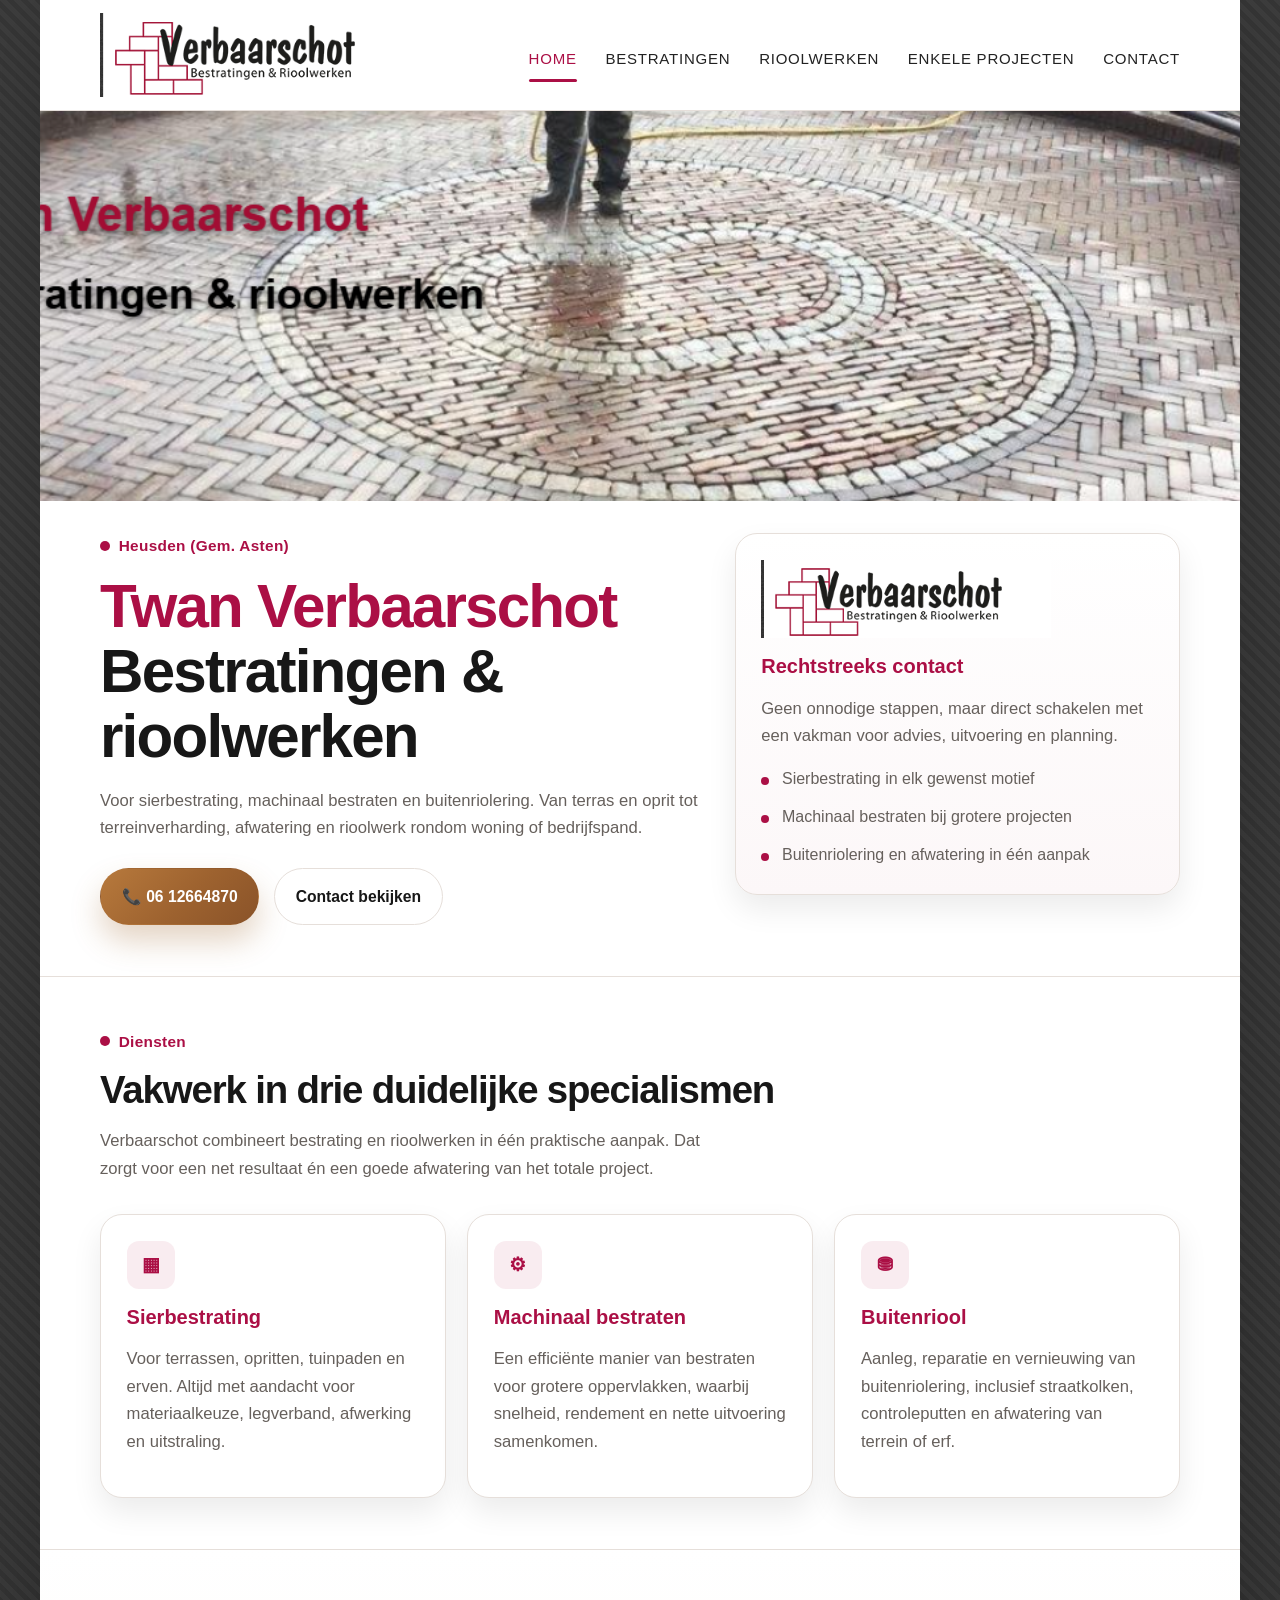
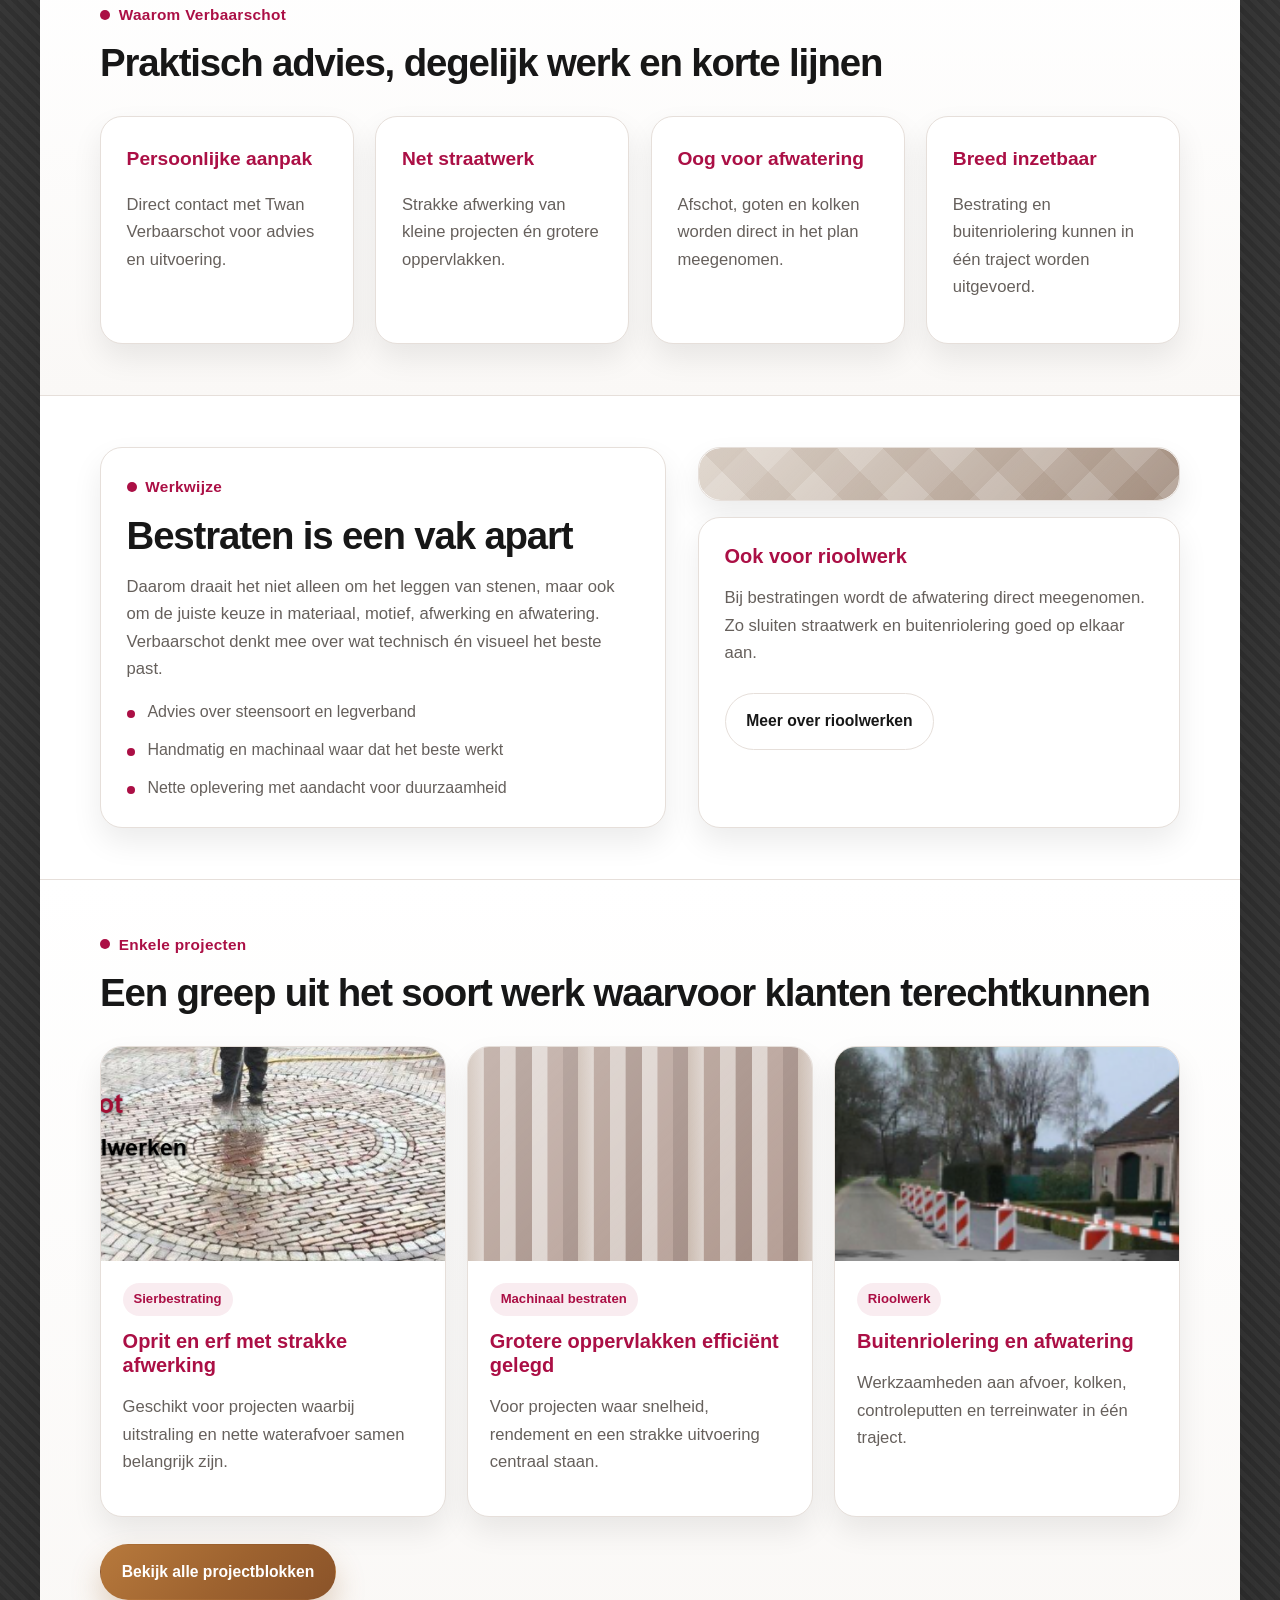
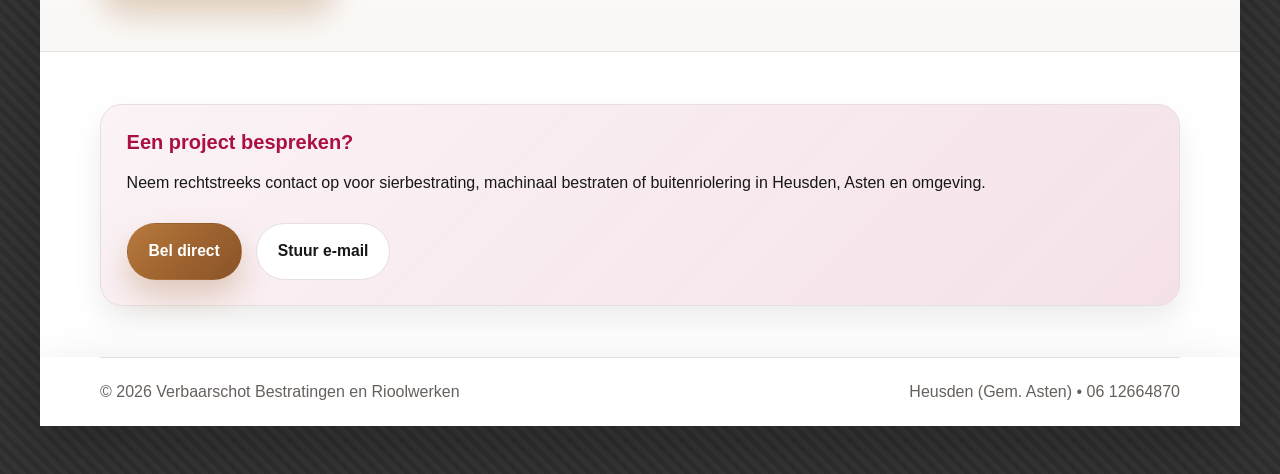
<file: index.html>
<!DOCTYPE html>
<html lang="nl">
<head>
  <meta charset="UTF-8" />
  <meta name="viewport" content="width=device-width, initial-scale=1.0" />
  <title>Home | Verbaarschot Bestratingen en Rioolwerken</title>
  <meta name="description" content="Verbaarschot Bestratingen en Rioolwerken uit Heusden (Asten). Specialist in sierbestrating, machinaal bestraten en buitenriolering." />
  <link rel="stylesheet" href="styles.css" />
</head>
<body>
  <div class="page-shell">
    <header class="site-header">
      <div class="header-inner">
        <a class="brand" href="index.html" aria-label="Ga naar home">
          <img class="brand-logo" src="logo-verbaarschot.png" alt="Verbaarschot Bestratingen en Rioolwerken" />
        </a>

        <nav class="nav-links" aria-label="Hoofdnavigatie">
          <a class="active" aria-current="page" href="index.html">Home</a>
          <a href="bestratingen.html">Bestratingen</a>
          <a href="rioolwerken.html">Rioolwerken</a>
          <a href="projecten.html">Enkele projecten</a>
          <a href="contact.html">Contact</a>
        </nav>
      </div>
    </header>

    <main>
      <section class="hero">
        <div class="hero-media">
          <img src="hero-bestrating.png" alt="Bestratingswerk van Verbaarschot" />
        </div>

        <div class="hero-content">
          <div>
            <span class="kicker">Heusden (Gem. Asten)</span>
            <h1 class="hero-title"><span class="brand-line">Twan Verbaarschot</span>Bestratingen &amp; rioolwerken</h1>
            <p class="lead">
              Voor sierbestrating, machinaal bestraten en buitenriolering. Van terras en oprit tot terreinverharding,
              afwatering en rioolwerk rondom woning of bedrijfspand.
            </p>
            <div class="actions">
              <a class="btn btn-primary" href="tel:0612664870">📞 06 12664870</a>
              <a class="btn btn-secondary" href="contact.html">Contact bekijken</a>
            </div>
          </div>

          <div class="hero-note">
            <article class="notice-card">
              <img class="brand-logo" src="logo-verbaarschot.png" alt="Verbaarschot Bestratingen en Rioolwerken" />
              <h3>Rechtstreeks contact</h3>
              <p>
                Geen onnodige stappen, maar direct schakelen met een vakman voor advies, uitvoering en planning.
              </p>
              <ul class="list">
                <li>Sierbestrating in elk gewenst motief</li>
                <li>Machinaal bestraten bij grotere projecten</li>
                <li>Buitenriolering en afwatering in één aanpak</li>
              </ul>
            </article>
          </div>
        </div>
      </section>

      <section class="section">
        <div class="section-inner">
          <span class="kicker">Diensten</span>
          <h2 class="section-title">Vakwerk in drie duidelijke specialismen</h2>
          <p class="section-lead">
            Verbaarschot combineert bestrating en rioolwerken in één praktische aanpak. Dat zorgt voor een net resultaat
            én een goede afwatering van het totale project.
          </p>

          <div class="card-grid">
            <article class="card">
              <div class="icon-badge">▦</div>
              <h3>Sierbestrating</h3>
              <p>
                Voor terrassen, opritten, tuinpaden en erven. Altijd met aandacht voor materiaalkeuze,
                legverband, afwerking en uitstraling.
              </p>
            </article>

            <article class="card">
              <div class="icon-badge">⚙</div>
              <h3>Machinaal bestraten</h3>
              <p>
                Een efficiënte manier van bestraten voor grotere oppervlakken, waarbij snelheid,
                rendement en nette uitvoering samenkomen.
              </p>
            </article>

            <article class="card">
              <div class="icon-badge">⛃</div>
              <h3>Buitenriool</h3>
              <p>
                Aanleg, reparatie en vernieuwing van buitenriolering, inclusief straatkolken,
                controleputten en afwatering van terrein of erf.
              </p>
            </article>
          </div>
        </div>
      </section>

      <section class="section section-soft">
        <div class="section-inner">
          <span class="kicker">Waarom Verbaarschot</span>
          <h2 class="section-title">Praktisch advies, degelijk werk en korte lijnen</h2>

          <div class="metrics-grid">
            <article class="metric">
              <strong>Persoonlijke aanpak</strong>
              <p>Direct contact met Twan Verbaarschot voor advies en uitvoering.</p>
            </article>
            <article class="metric">
              <strong>Net straatwerk</strong>
              <p>Strakke afwerking van kleine projecten én grotere oppervlakken.</p>
            </article>
            <article class="metric">
              <strong>Oog voor afwatering</strong>
              <p>Afschot, goten en kolken worden direct in het plan meegenomen.</p>
            </article>
            <article class="metric">
              <strong>Breed inzetbaar</strong>
              <p>Bestrating en buitenriolering kunnen in één traject worden uitgevoerd.</p>
            </article>
          </div>
        </div>
      </section>

      <section class="section">
        <div class="section-inner split-grid">
          <article class="info-card">
            <span class="kicker">Werkwijze</span>
            <h2 class="section-title">Bestraten is een vak apart</h2>
            <p class="lead">
              Daarom draait het niet alleen om het leggen van stenen, maar ook om de juiste keuze in materiaal,
              motief, afwerking en afwatering. Verbaarschot denkt mee over wat technisch én visueel het beste past.
            </p>
            <ul class="list">
              <li>Advies over steensoort en legverband</li>
              <li>Handmatig en machinaal waar dat het beste werkt</li>
              <li>Nette oplevering met aandacht voor duurzaamheid</li>
            </ul>
          </article>

          <div class="panel-stack">
            <div class="media-card">
              <div class="pattern-panel hero-pattern"></div>
            </div>
            <article class="side-card">
              <h3>Ook voor rioolwerk</h3>
              <p>
                Bij bestratingen wordt de afwatering direct meegenomen. Zo sluiten straatwerk en buitenriolering goed op elkaar aan.
              </p>
              <div class="actions">
                <a class="btn btn-secondary" href="rioolwerken.html">Meer over rioolwerken</a>
              </div>
            </article>
          </div>
        </div>
      </section>

      <section class="section section-soft">
        <div class="section-inner">
          <span class="kicker">Enkele projecten</span>
          <h2 class="section-title">Een greep uit het soort werk waarvoor klanten terechtkunnen</h2>

          <div class="project-grid">
            <article class="project-card">
              <div class="project-image"><img src="hero-bestrating.png" alt="Sierbestrating project" /></div>
              <div class="project-body">
                <span class="tag">Sierbestrating</span>
                <h3>Oprit en erf met strakke afwerking</h3>
                <p>Geschikt voor projecten waarbij uitstraling en nette waterafvoer samen belangrijk zijn.</p>
              </div>
            </article>

            <article class="project-card">
              <div class="project-image"><div class="project-pattern"></div></div>
              <div class="project-body">
                <span class="tag">Machinaal bestraten</span>
                <h3>Grotere oppervlakken efficiënt gelegd</h3>
                <p>Voor projecten waar snelheid, rendement en een strakke uitvoering centraal staan.</p>
              </div>
            </article>

            <article class="project-card">
              <div class="project-image"><img src="project-thumb-1.png" alt="Projectvoorbeeld Verbaarschot" /></div>
              <div class="project-body">
                <span class="tag">Rioolwerk</span>
                <h3>Buitenriolering en afwatering</h3>
                <p>Werkzaamheden aan afvoer, kolken, controleputten en terreinwater in één traject.</p>
              </div>
            </article>
          </div>

          <div class="actions">
            <a class="btn btn-primary" href="projecten.html">Bekijk alle projectblokken</a>
          </div>
        </div>
      </section>

      <section class="section">
        <div class="section-inner">
          <article class="cta-card">
            <h3>Een project bespreken?</h3>
            <p>
              Neem rechtstreeks contact op voor sierbestrating, machinaal bestraten of buitenriolering in Heusden, Asten en omgeving.
            </p>
            <div class="actions">
              <a class="btn btn-primary" href="tel:0612664870">Bel direct</a>
              <a class="btn btn-secondary" href="mailto:info@verbaarschotbestratingen.nl">Stuur e-mail</a>
            </div>
          </article>
        </div>
      </section>
    </main>
  </div>

  <footer class="site-footer">
    <div class="footer-inner">
      <div>© <span id="year">2026</span> Verbaarschot Bestratingen en Rioolwerken</div>
      <div>Heusden (Gem. Asten) • 06 12664870</div>
    </div>
  </footer>

  <script>
    document.getElementById('year').textContent = new Date().getFullYear();
  </script>
</body>
</html>
</file>
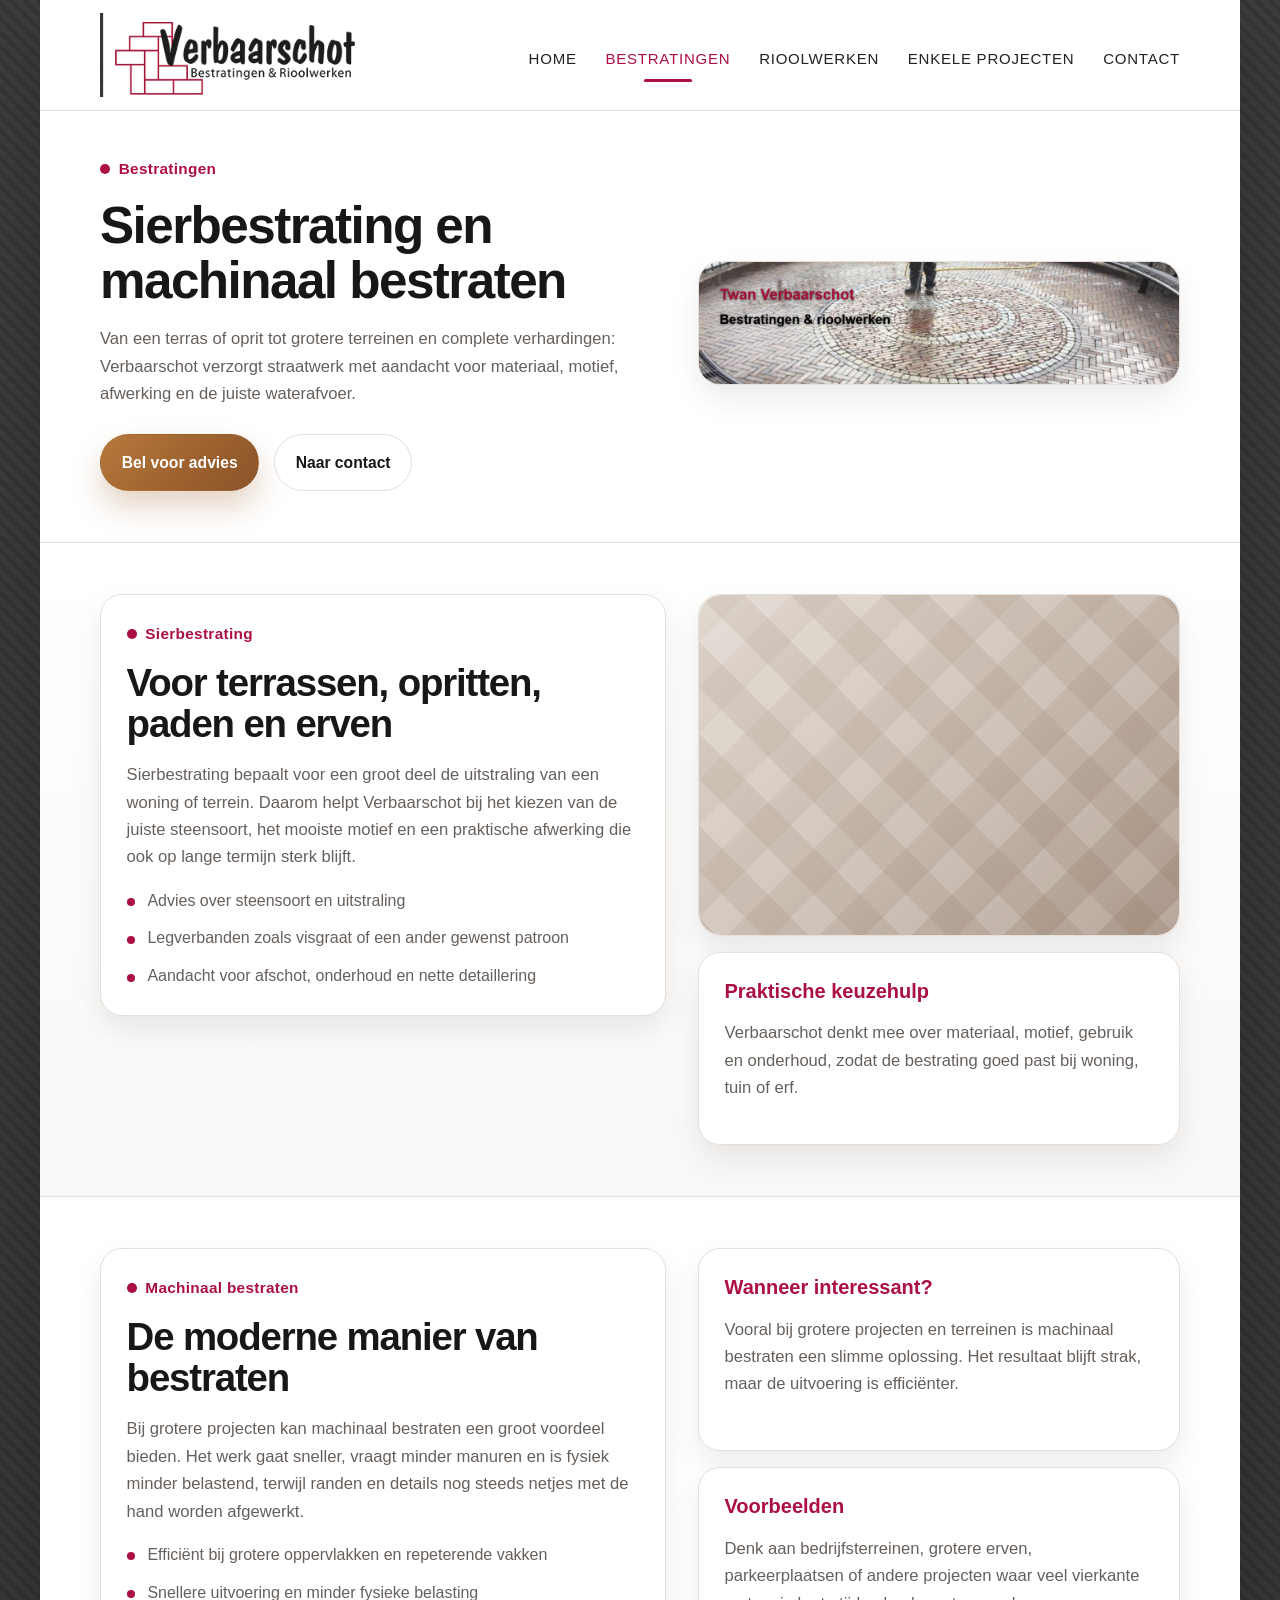
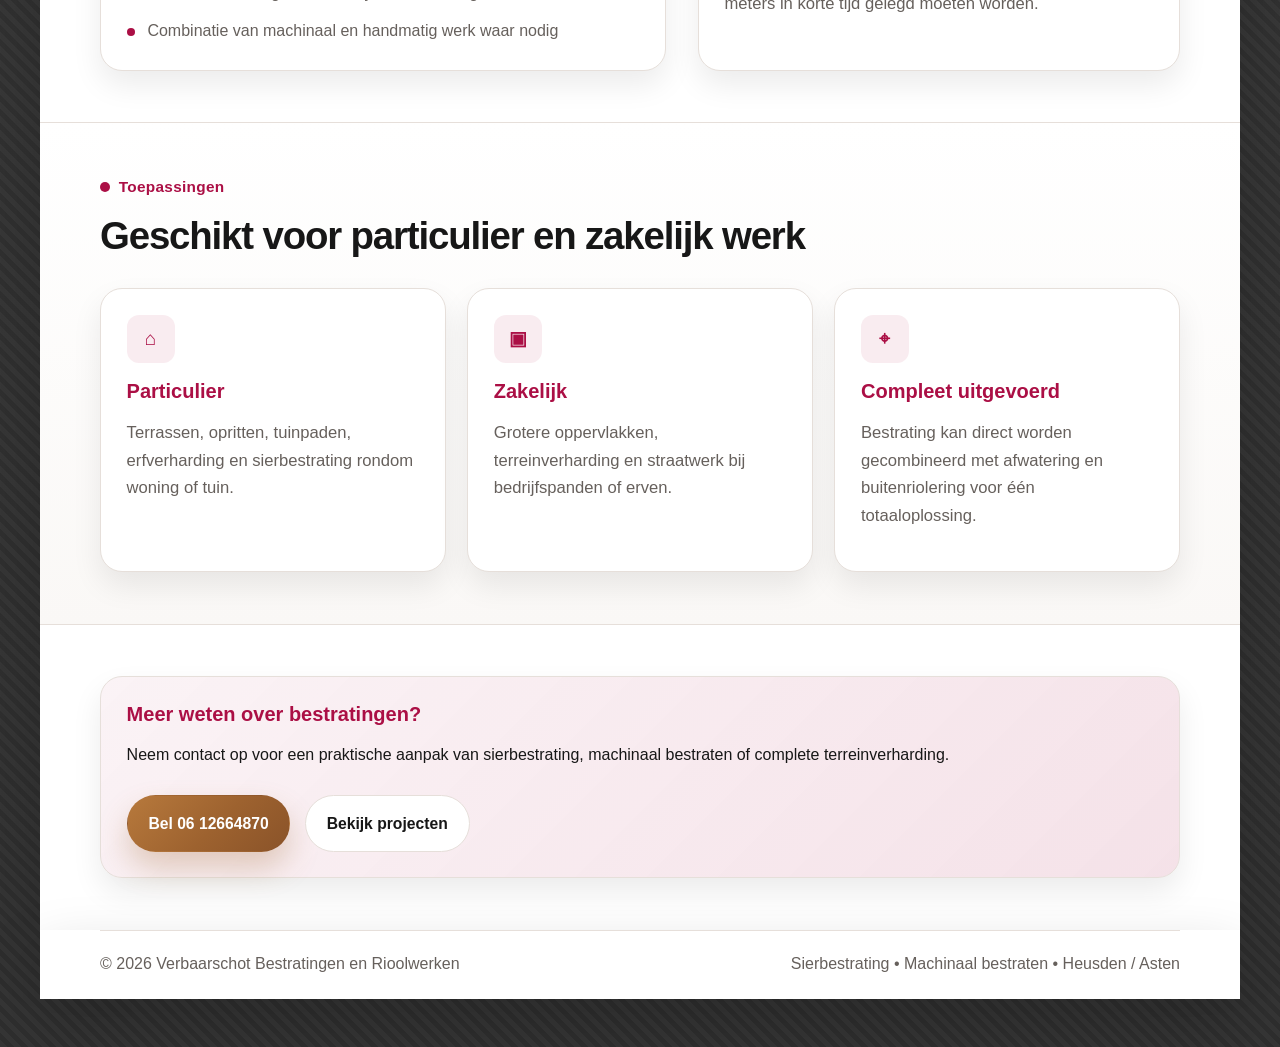
<file: bestratingen.html>
<!DOCTYPE html>
<html lang="nl">
<head>
  <meta charset="UTF-8" />
  <meta name="viewport" content="width=device-width, initial-scale=1.0" />
  <title>Bestratingen | Verbaarschot Bestratingen en Rioolwerken</title>
  <meta name="description" content="Sierbestrating en machinaal bestraten door Verbaarschot in Heusden, Asten en omgeving." />
  <link rel="stylesheet" href="styles.css" />
</head>
<body>
  <div class="page-shell">
    <header class="site-header">
      <div class="header-inner">
        <a class="brand" href="index.html" aria-label="Ga naar home">
          <img class="brand-logo" src="logo-verbaarschot.png" alt="Verbaarschot Bestratingen en Rioolwerken" />
        </a>

        <nav class="nav-links" aria-label="Hoofdnavigatie">
          <a href="index.html">Home</a>
          <a class="active" aria-current="page" href="bestratingen.html">Bestratingen</a>
          <a href="rioolwerken.html">Rioolwerken</a>
          <a href="projecten.html">Enkele projecten</a>
          <a href="contact.html">Contact</a>
        </nav>
      </div>
    </header>

    <main>
      <section class="page-intro">
        <div class="section-inner page-intro-grid">
          <div>
            <span class="kicker">Bestratingen</span>
            <h1 class="page-title">Sierbestrating en machinaal bestraten</h1>
            <p class="lead">
              Van een terras of oprit tot grotere terreinen en complete verhardingen: Verbaarschot verzorgt straatwerk
              met aandacht voor materiaal, motief, afwerking en de juiste waterafvoer.
            </p>
            <div class="actions">
              <a class="btn btn-primary" href="tel:0612664870">Bel voor advies</a>
              <a class="btn btn-secondary" href="contact.html">Naar contact</a>
            </div>
          </div>

          <div class="media-card">
            <img src="hero-bestrating.png" alt="Bestratingswerk in cirkelpatroon" />
          </div>
        </div>
      </section>

      <section class="section section-soft">
        <div class="section-inner split-grid">
          <article class="info-card">
            <span class="kicker">Sierbestrating</span>
            <h2 class="section-title">Voor terrassen, opritten, paden en erven</h2>
            <p class="lead">
              Sierbestrating bepaalt voor een groot deel de uitstraling van een woning of terrein.
              Daarom helpt Verbaarschot bij het kiezen van de juiste steensoort, het mooiste motief
              en een praktische afwerking die ook op lange termijn sterk blijft.
            </p>
            <ul class="list">
              <li>Advies over steensoort en uitstraling</li>
              <li>Legverbanden zoals visgraat of een ander gewenst patroon</li>
              <li>Aandacht voor afschot, onderhoud en nette detaillering</li>
            </ul>
          </article>

          <div class="panel-stack">
            <div class="media-card">
              <div class="pattern-panel"></div>
            </div>
            <article class="side-card">
              <h3>Praktische keuzehulp</h3>
              <p>
                Verbaarschot denkt mee over materiaal, motief, gebruik en onderhoud, zodat de bestrating goed past bij woning, tuin of erf.
              </p>
            </article>
          </div>
        </div>
      </section>

      <section class="section">
        <div class="section-inner split-grid">
          <article class="info-card">
            <span class="kicker">Machinaal bestraten</span>
            <h2 class="section-title">De moderne manier van bestraten</h2>
            <p class="lead">
              Bij grotere projecten kan machinaal bestraten een groot voordeel bieden. Het werk gaat sneller,
              vraagt minder manuren en is fysiek minder belastend, terwijl randen en details nog steeds netjes met de hand worden afgewerkt.
            </p>
            <ul class="list">
              <li>Efficiënt bij grotere oppervlakken en repeterende vakken</li>
              <li>Snellere uitvoering en minder fysieke belasting</li>
              <li>Combinatie van machinaal en handmatig werk waar nodig</li>
            </ul>
          </article>

          <div class="panel-stack">
            <article class="side-card">
              <h3>Wanneer interessant?</h3>
              <p>
                Vooral bij grotere projecten en terreinen is machinaal bestraten een slimme oplossing. Het resultaat blijft strak, maar de uitvoering is efficiënter.
              </p>
            </article>
            <article class="side-card">
              <h3>Voorbeelden</h3>
              <p>
                Denk aan bedrijfsterreinen, grotere erven, parkeerplaatsen of andere projecten waar veel vierkante meters in korte tijd gelegd moeten worden.
              </p>
            </article>
          </div>
        </div>
      </section>

      <section class="section section-soft">
        <div class="section-inner">
          <span class="kicker">Toepassingen</span>
          <h2 class="section-title">Geschikt voor particulier en zakelijk werk</h2>

          <div class="card-grid">
            <article class="card">
              <div class="icon-badge">⌂</div>
              <h3>Particulier</h3>
              <p>Terrassen, opritten, tuinpaden, erfverharding en sierbestrating rondom woning of tuin.</p>
            </article>
            <article class="card">
              <div class="icon-badge">▣</div>
              <h3>Zakelijk</h3>
              <p>Grotere oppervlakken, terreinverharding en straatwerk bij bedrijfspanden of erven.</p>
            </article>
            <article class="card">
              <div class="icon-badge">⌖</div>
              <h3>Compleet uitgevoerd</h3>
              <p>Bestrating kan direct worden gecombineerd met afwatering en buitenriolering voor één totaaloplossing.</p>
            </article>
          </div>
        </div>
      </section>

      <section class="section">
        <div class="section-inner">
          <article class="cta-card">
            <h3>Meer weten over bestratingen?</h3>
            <p>
              Neem contact op voor een praktische aanpak van sierbestrating, machinaal bestraten of complete terreinverharding.
            </p>
            <div class="actions">
              <a class="btn btn-primary" href="tel:0612664870">Bel 06 12664870</a>
              <a class="btn btn-secondary" href="projecten.html">Bekijk projecten</a>
            </div>
          </article>
        </div>
      </section>
    </main>
  </div>

  <footer class="site-footer">
    <div class="footer-inner">
      <div>© <span id="year">2026</span> Verbaarschot Bestratingen en Rioolwerken</div>
      <div>Sierbestrating • Machinaal bestraten • Heusden / Asten</div>
    </div>
  </footer>

  <script>
    document.getElementById('year').textContent = new Date().getFullYear();
  </script>
</body>
</html>
</file>
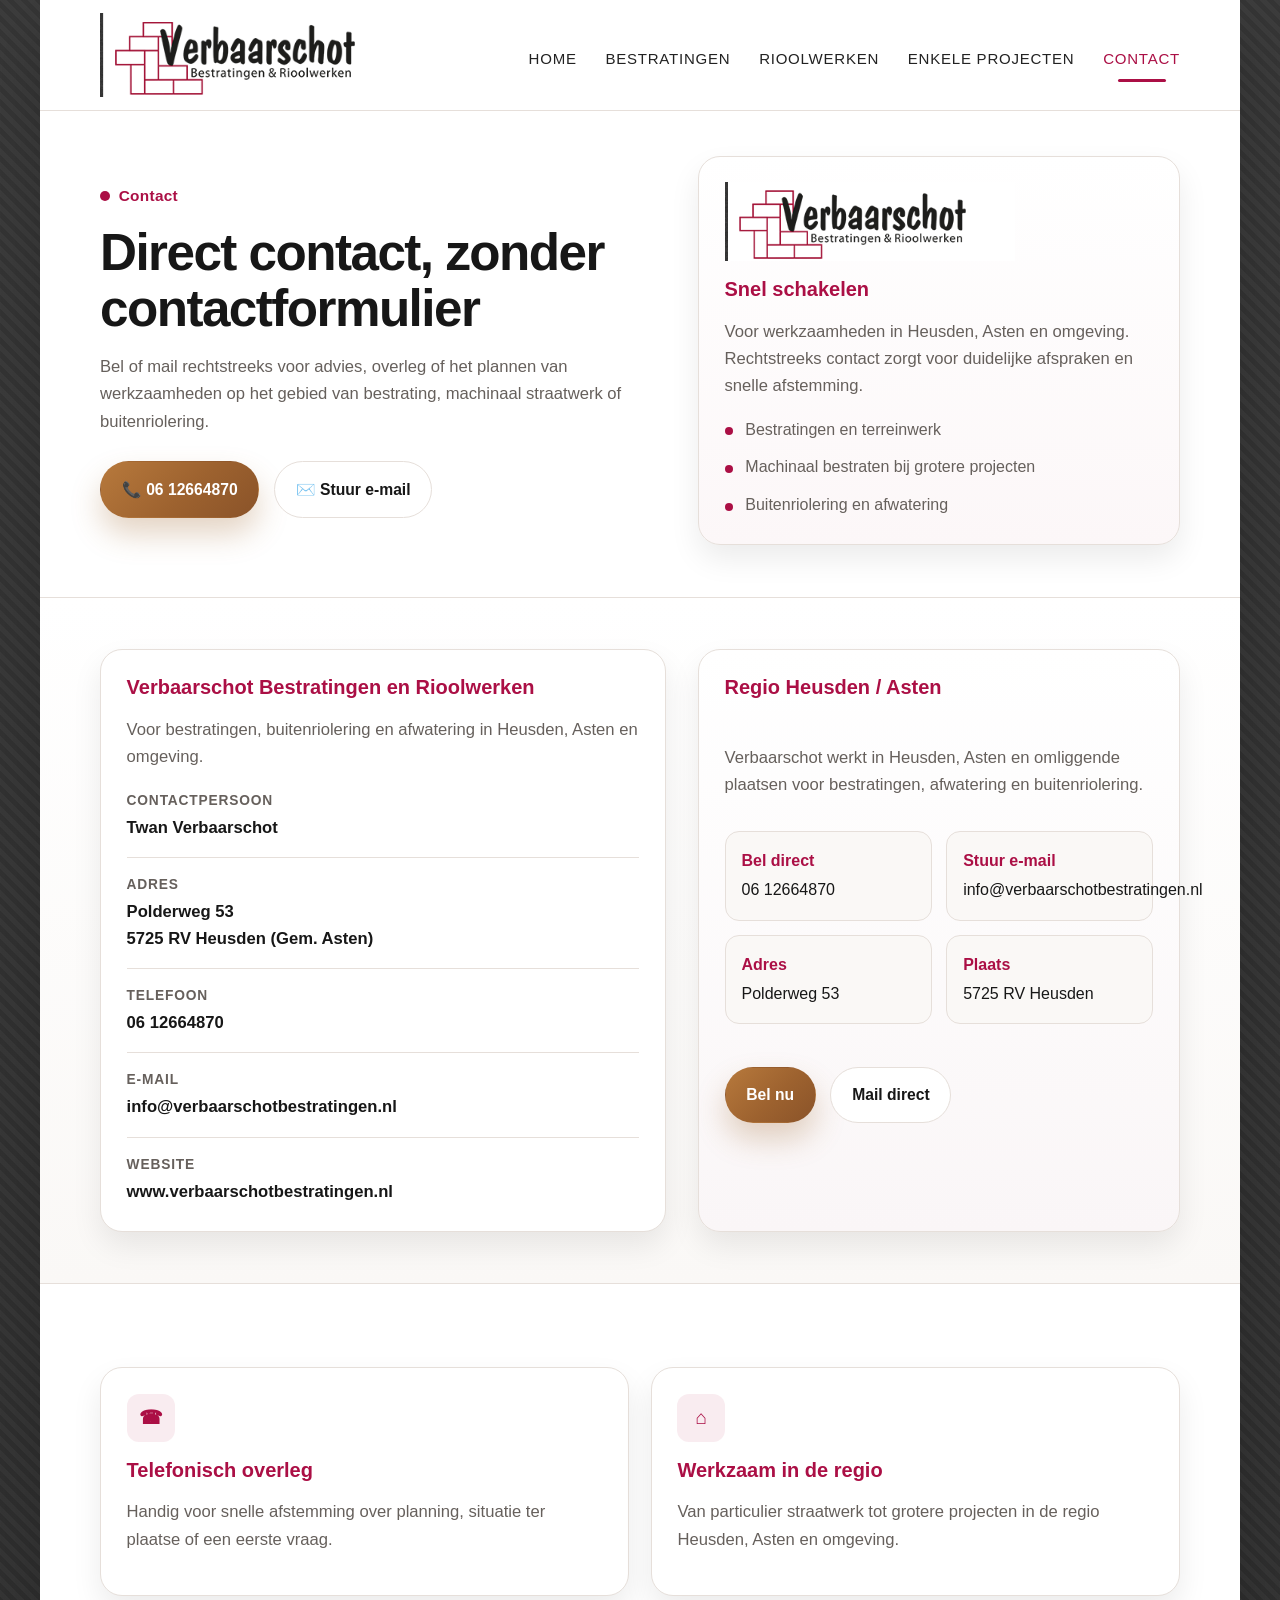
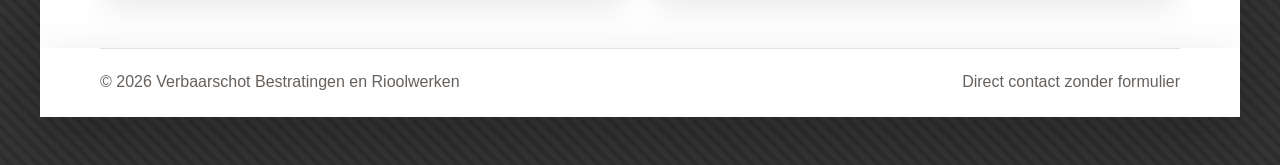
<file: contact.html>
<!DOCTYPE html>
<html lang="nl">
<head>
  <meta charset="UTF-8" />
  <meta name="viewport" content="width=device-width, initial-scale=1.0" />
  <title>Contact | Verbaarschot Bestratingen en Rioolwerken</title>
  <meta name="description" content="Neem direct contact op met Verbaarschot Bestratingen en Rioolwerken in Heusden (Asten)." />
  <link rel="stylesheet" href="styles.css" />
</head>
<body>
  <div class="page-shell">
    <header class="site-header">
      <div class="header-inner">
        <a class="brand" href="index.html" aria-label="Ga naar home">
          <img class="brand-logo" src="logo-verbaarschot.png" alt="Verbaarschot Bestratingen en Rioolwerken" />
        </a>

        <nav class="nav-links" aria-label="Hoofdnavigatie">
          <a href="index.html">Home</a>
          <a href="bestratingen.html">Bestratingen</a>
          <a href="rioolwerken.html">Rioolwerken</a>
          <a href="projecten.html">Enkele projecten</a>
          <a class="active" aria-current="page" href="contact.html">Contact</a>
        </nav>
      </div>
    </header>

    <main>
      <section class="page-intro">
        <div class="section-inner page-intro-grid">
          <div>
            <span class="kicker">Contact</span>
            <h1 class="page-title">Direct contact, zonder contactformulier</h1>
            <p class="lead">
              Bel of mail rechtstreeks voor advies, overleg of het plannen van werkzaamheden op het gebied van bestrating,
              machinaal straatwerk of buitenriolering.
            </p>
            <div class="actions">
              <a class="btn btn-primary" href="tel:0612664870">📞 06 12664870</a>
              <a class="btn btn-secondary" href="mailto:info@verbaarschotbestratingen.nl">✉️ Stuur e-mail</a>
            </div>
          </div>

          <article class="notice-card">
            <img class="brand-logo" src="logo-verbaarschot.png" alt="Verbaarschot Bestratingen en Rioolwerken" />
            <h3>Snel schakelen</h3>
            <p>
              Voor werkzaamheden in Heusden, Asten en omgeving. Rechtstreeks contact zorgt voor duidelijke afspraken en snelle afstemming.
            </p>
            <ul class="list">
              <li>Bestratingen en terreinwerk</li>
              <li>Machinaal bestraten bij grotere projecten</li>
              <li>Buitenriolering en afwatering</li>
            </ul>
          </article>
        </div>
      </section>

      <section class="section section-soft">
        <div class="section-inner contact-layout">
          <article class="contact-card">
            <h3>Verbaarschot Bestratingen en Rioolwerken</h3>
            <p>Voor bestratingen, buitenriolering en afwatering in Heusden, Asten en omgeving.</p>

            <ul class="contact-list">
              <li>
                <span class="contact-label">Contactpersoon</span>
                <span class="contact-value">Twan Verbaarschot</span>
              </li>
              <li>
                <span class="contact-label">Adres</span>
                <span class="contact-value">Polderweg 53<br>5725 RV Heusden (Gem. Asten)</span>
              </li>
              <li>
                <span class="contact-label">Telefoon</span>
                <a class="contact-value" href="tel:0612664870">06 12664870</a>
              </li>
              <li>
                <span class="contact-label">E-mail</span>
                <a class="contact-value" href="mailto:info@verbaarschotbestratingen.nl">info@verbaarschotbestratingen.nl</a>
              </li>
              <li>
                <span class="contact-label">Website</span>
                <a class="contact-value" href="https://www.verbaarschotbestratingen.nl/">www.verbaarschotbestratingen.nl</a>
              </li>
            </ul>
          </article>

          <article class="contact-card route-box">
            <h3>Regio Heusden / Asten</h3>
            <p>
              Verbaarschot werkt in Heusden, Asten en omliggende plaatsen voor bestratingen, afwatering en buitenriolering.
            </p>

            <div class="route-grid">
              <div class="route-tile">
                <strong>Bel direct</strong>
                <span>06 12664870</span>
              </div>
              <div class="route-tile">
                <strong>Stuur e-mail</strong>
                <span>info@verbaarschotbestratingen.nl</span>
              </div>
              <div class="route-tile">
                <strong>Adres</strong>
                <span>Polderweg 53</span>
              </div>
              <div class="route-tile">
                <strong>Plaats</strong>
                <span>5725 RV Heusden</span>
              </div>
            </div>

            <div class="actions">
              <a class="btn btn-primary" href="tel:0612664870">Bel nu</a>
              <a class="btn btn-secondary" href="mailto:info@verbaarschotbestratingen.nl">Mail direct</a>
            </div>
          </article>
        </div>
      </section>

      <section class="section">
        <div class="section-inner contact-cards">
          <article class="card">
            <div class="icon-badge">☎</div>
            <h3>Telefonisch overleg</h3>
            <p>Handig voor snelle afstemming over planning, situatie ter plaatse of een eerste vraag.</p>
          </article>
          <article class="card">
            <div class="icon-badge">⌂</div>
            <h3>Werkzaam in de regio</h3>
            <p>Van particulier straatwerk tot grotere projecten in de regio Heusden, Asten en omgeving.</p>
          </article>
        </div>
      </section>
    </main>
  </div>

  <footer class="site-footer">
    <div class="footer-inner">
      <div>© <span id="year">2026</span> Verbaarschot Bestratingen en Rioolwerken</div>
      <div>Direct contact zonder formulier</div>
    </div>
  </footer>

  <script>
    document.getElementById('year').textContent = new Date().getFullYear();
  </script>
</body>
</html>
</file>
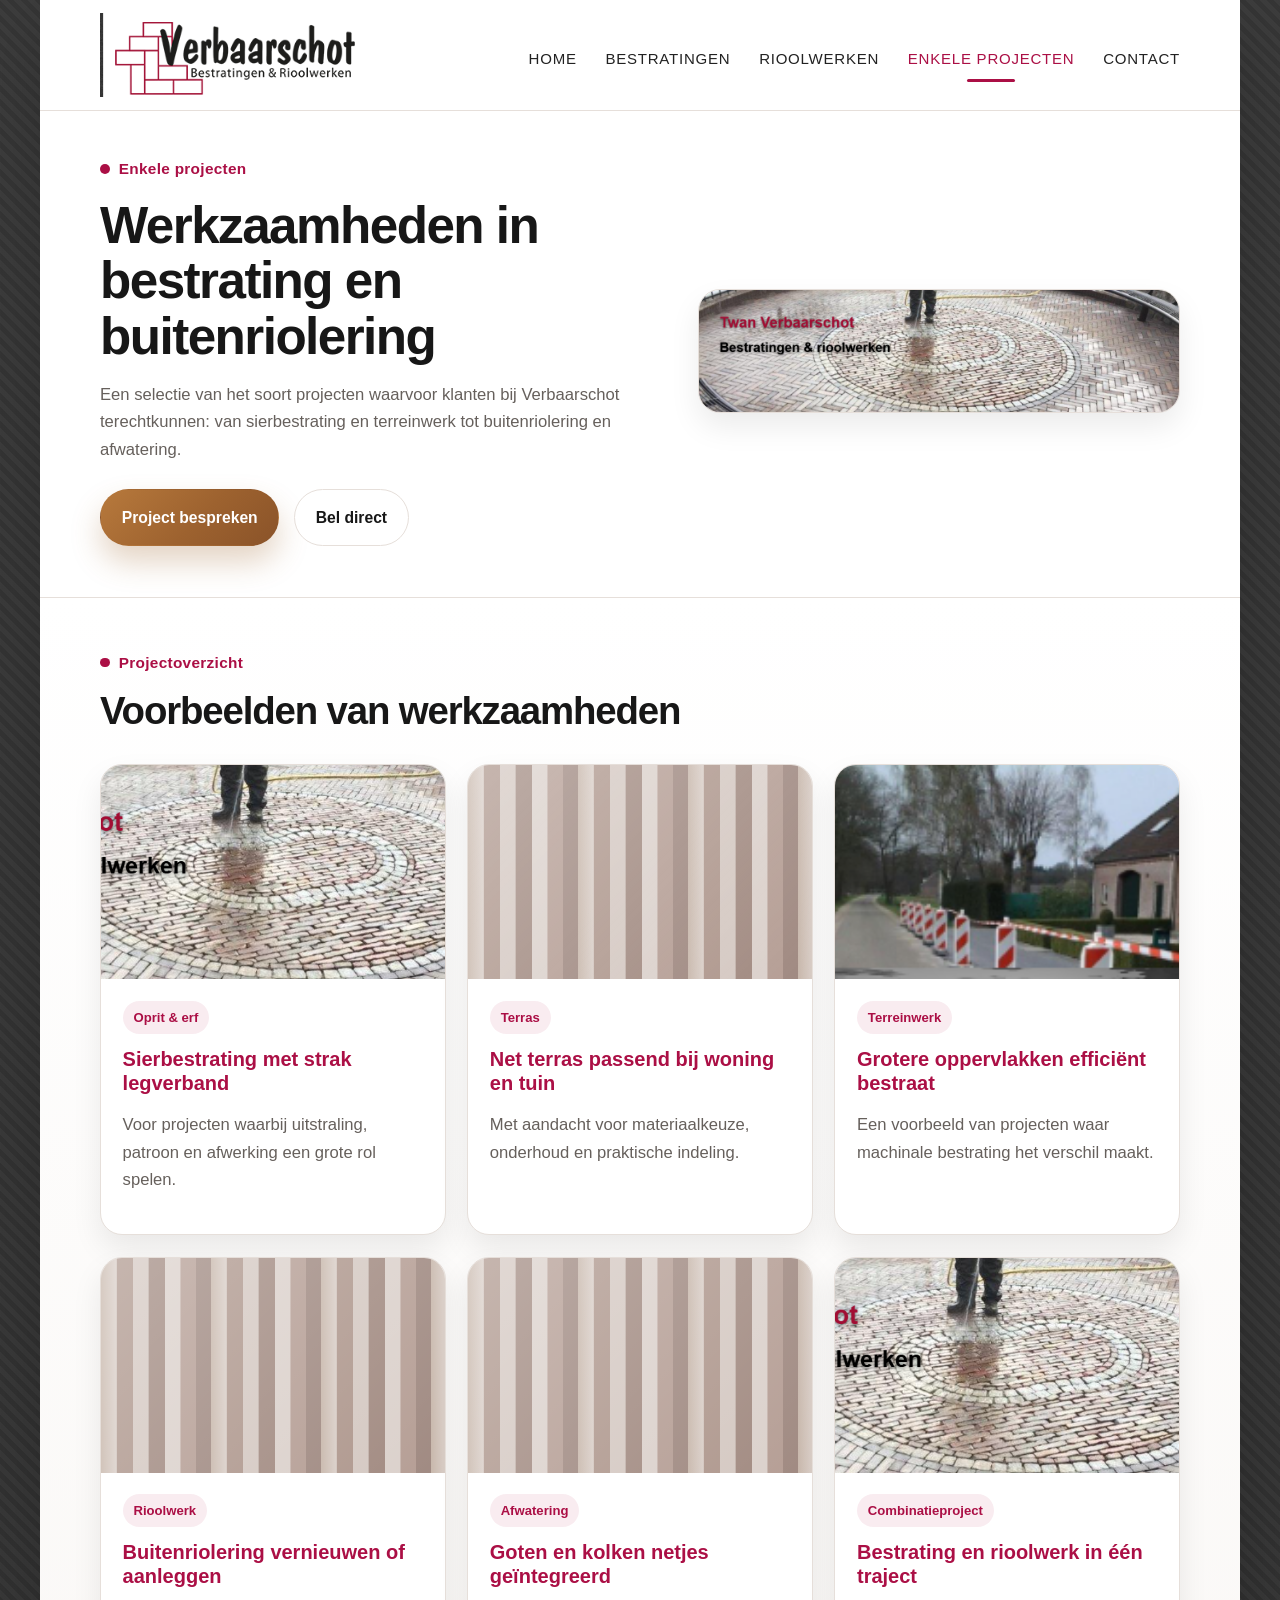
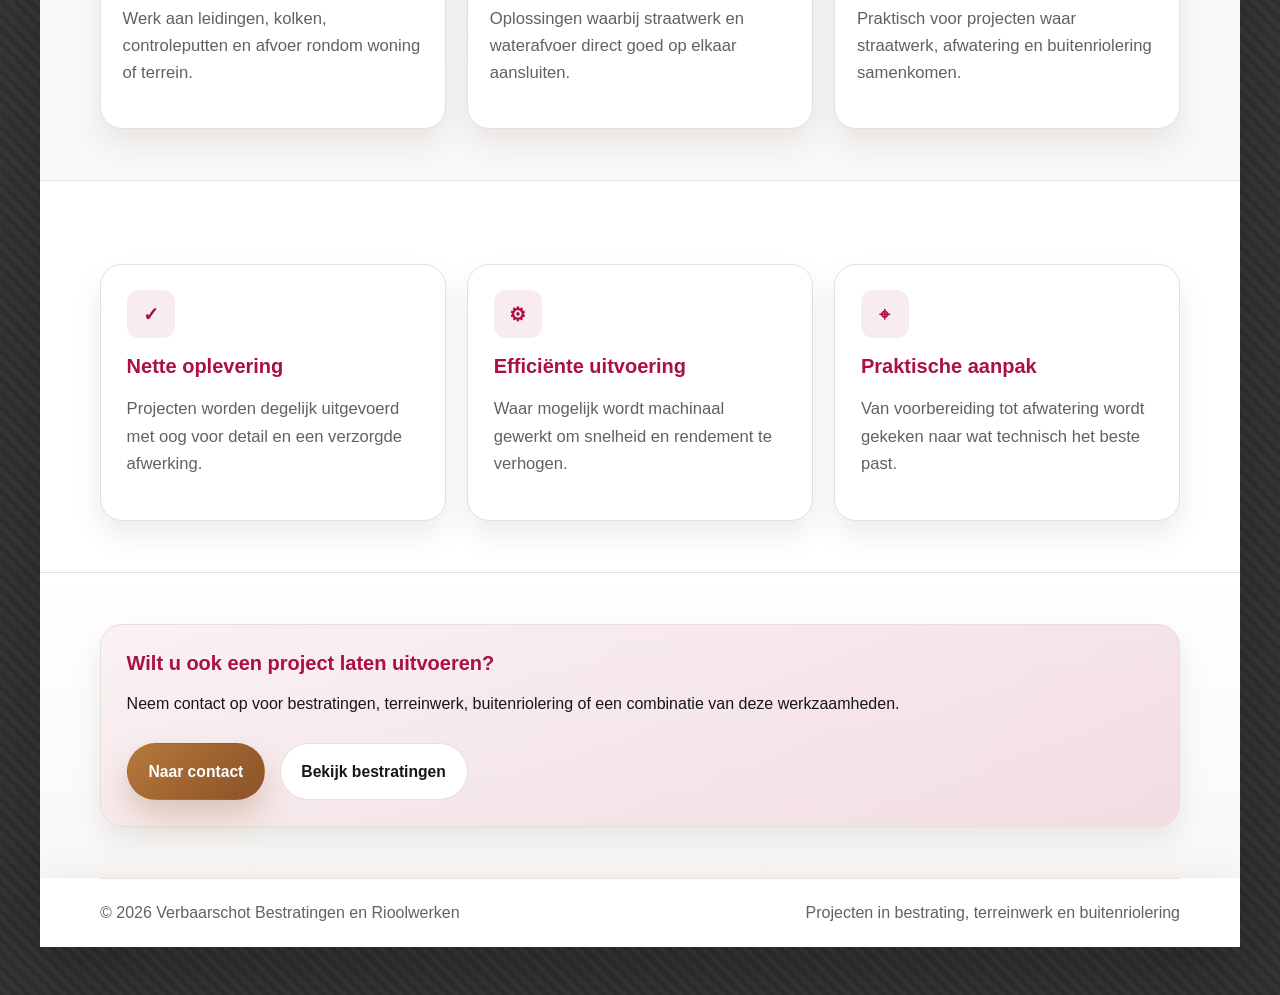
<file: projecten.html>
<!DOCTYPE html>
<html lang="nl">
<head>
  <meta charset="UTF-8" />
  <meta name="viewport" content="width=device-width, initial-scale=1.0" />
  <title>Enkele projecten | Verbaarschot Bestratingen en Rioolwerken</title>
  <meta name="description" content="Enkele projecten en werkzaamheden van Verbaarschot op het gebied van bestratingen en rioolwerken." />
  <link rel="stylesheet" href="styles.css" />
</head>
<body>
  <div class="page-shell">
    <header class="site-header">
      <div class="header-inner">
        <a class="brand" href="index.html" aria-label="Ga naar home">
          <img class="brand-logo" src="logo-verbaarschot.png" alt="Verbaarschot Bestratingen en Rioolwerken" />
        </a>

        <nav class="nav-links" aria-label="Hoofdnavigatie">
          <a href="index.html">Home</a>
          <a href="bestratingen.html">Bestratingen</a>
          <a href="rioolwerken.html">Rioolwerken</a>
          <a class="active" aria-current="page" href="projecten.html">Enkele projecten</a>
          <a href="contact.html">Contact</a>
        </nav>
      </div>
    </header>

    <main>
      <section class="page-intro">
        <div class="section-inner page-intro-grid">
          <div>
            <span class="kicker">Enkele projecten</span>
            <h1 class="page-title">Werkzaamheden in bestrating en buitenriolering</h1>
            <p class="lead">
              Een selectie van het soort projecten waarvoor klanten bij Verbaarschot terechtkunnen:
              van sierbestrating en terreinwerk tot buitenriolering en afwatering.
            </p>
            <div class="actions">
              <a class="btn btn-primary" href="contact.html">Project bespreken</a>
              <a class="btn btn-secondary" href="tel:0612664870">Bel direct</a>
            </div>
          </div>

          <div class="media-card">
            <img src="hero-bestrating.png" alt="Voorbeeld van bestratingswerk" />
          </div>
        </div>
      </section>

      <section class="section section-soft">
        <div class="section-inner">
          <span class="kicker">Projectoverzicht</span>
          <h2 class="section-title">Voorbeelden van werkzaamheden</h2>

          <div class="project-grid">
            <article class="project-card">
              <div class="project-image"><img src="hero-bestrating.png" alt="Sierbestrating op maat" /></div>
              <div class="project-body">
                <span class="tag">Oprit & erf</span>
                <h3>Sierbestrating met strak legverband</h3>
                <p>Voor projecten waarbij uitstraling, patroon en afwerking een grote rol spelen.</p>
              </div>
            </article>

            <article class="project-card">
              <div class="project-image"><div class="project-pattern"></div></div>
              <div class="project-body">
                <span class="tag">Terras</span>
                <h3>Net terras passend bij woning en tuin</h3>
                <p>Met aandacht voor materiaalkeuze, onderhoud en praktische indeling.</p>
              </div>
            </article>

            <article class="project-card">
              <div class="project-image"><img src="project-thumb-1.png" alt="Projectbeeld uit de regio" /></div>
              <div class="project-body">
                <span class="tag">Terreinwerk</span>
                <h3>Grotere oppervlakken efficiënt bestraat</h3>
                <p>Een voorbeeld van projecten waar machinale bestrating het verschil maakt.</p>
              </div>
            </article>

            <article class="project-card">
              <div class="project-image"><div class="project-pattern"></div></div>
              <div class="project-body">
                <span class="tag">Rioolwerk</span>
                <h3>Buitenriolering vernieuwen of aanleggen</h3>
                <p>Werk aan leidingen, kolken, controleputten en afvoer rondom woning of terrein.</p>
              </div>
            </article>

            <article class="project-card">
              <div class="project-image"><div class="project-pattern"></div></div>
              <div class="project-body">
                <span class="tag">Afwatering</span>
                <h3>Goten en kolken netjes geïntegreerd</h3>
                <p>Oplossingen waarbij straatwerk en waterafvoer direct goed op elkaar aansluiten.</p>
              </div>
            </article>

            <article class="project-card">
              <div class="project-image"><img src="hero-bestrating.png" alt="Project met bestrating en afwatering" /></div>
              <div class="project-body">
                <span class="tag">Combinatieproject</span>
                <h3>Bestrating en rioolwerk in één traject</h3>
                <p>Praktisch voor projecten waar straatwerk, afwatering en buitenriolering samenkomen.</p>
              </div>
            </article>
          </div>
        </div>
      </section>

      <section class="section">
        <div class="section-inner small-grid">
          <article class="card">
            <div class="icon-badge">✓</div>
            <h3>Nette oplevering</h3>
            <p>Projecten worden degelijk uitgevoerd met oog voor detail en een verzorgde afwerking.</p>
          </article>
          <article class="card">
            <div class="icon-badge">⚙</div>
            <h3>Efficiënte uitvoering</h3>
            <p>Waar mogelijk wordt machinaal gewerkt om snelheid en rendement te verhogen.</p>
          </article>
          <article class="card">
            <div class="icon-badge">⌖</div>
            <h3>Praktische aanpak</h3>
            <p>Van voorbereiding tot afwatering wordt gekeken naar wat technisch het beste past.</p>
          </article>
        </div>
      </section>

      <section class="section section-soft">
        <div class="section-inner">
          <article class="cta-card">
            <h3>Wilt u ook een project laten uitvoeren?</h3>
            <p>
              Neem contact op voor bestratingen, terreinwerk, buitenriolering of een combinatie van deze werkzaamheden.
            </p>
            <div class="actions">
              <a class="btn btn-primary" href="contact.html">Naar contact</a>
              <a class="btn btn-secondary" href="bestratingen.html">Bekijk bestratingen</a>
            </div>
          </article>
        </div>
      </section>
    </main>
  </div>

  <footer class="site-footer">
    <div class="footer-inner">
      <div>© <span id="year">2026</span> Verbaarschot Bestratingen en Rioolwerken</div>
      <div>Projecten in bestrating, terreinwerk en buitenriolering</div>
    </div>
  </footer>

  <script>
    document.getElementById('year').textContent = new Date().getFullYear();
  </script>
</body>
</html>
</file>
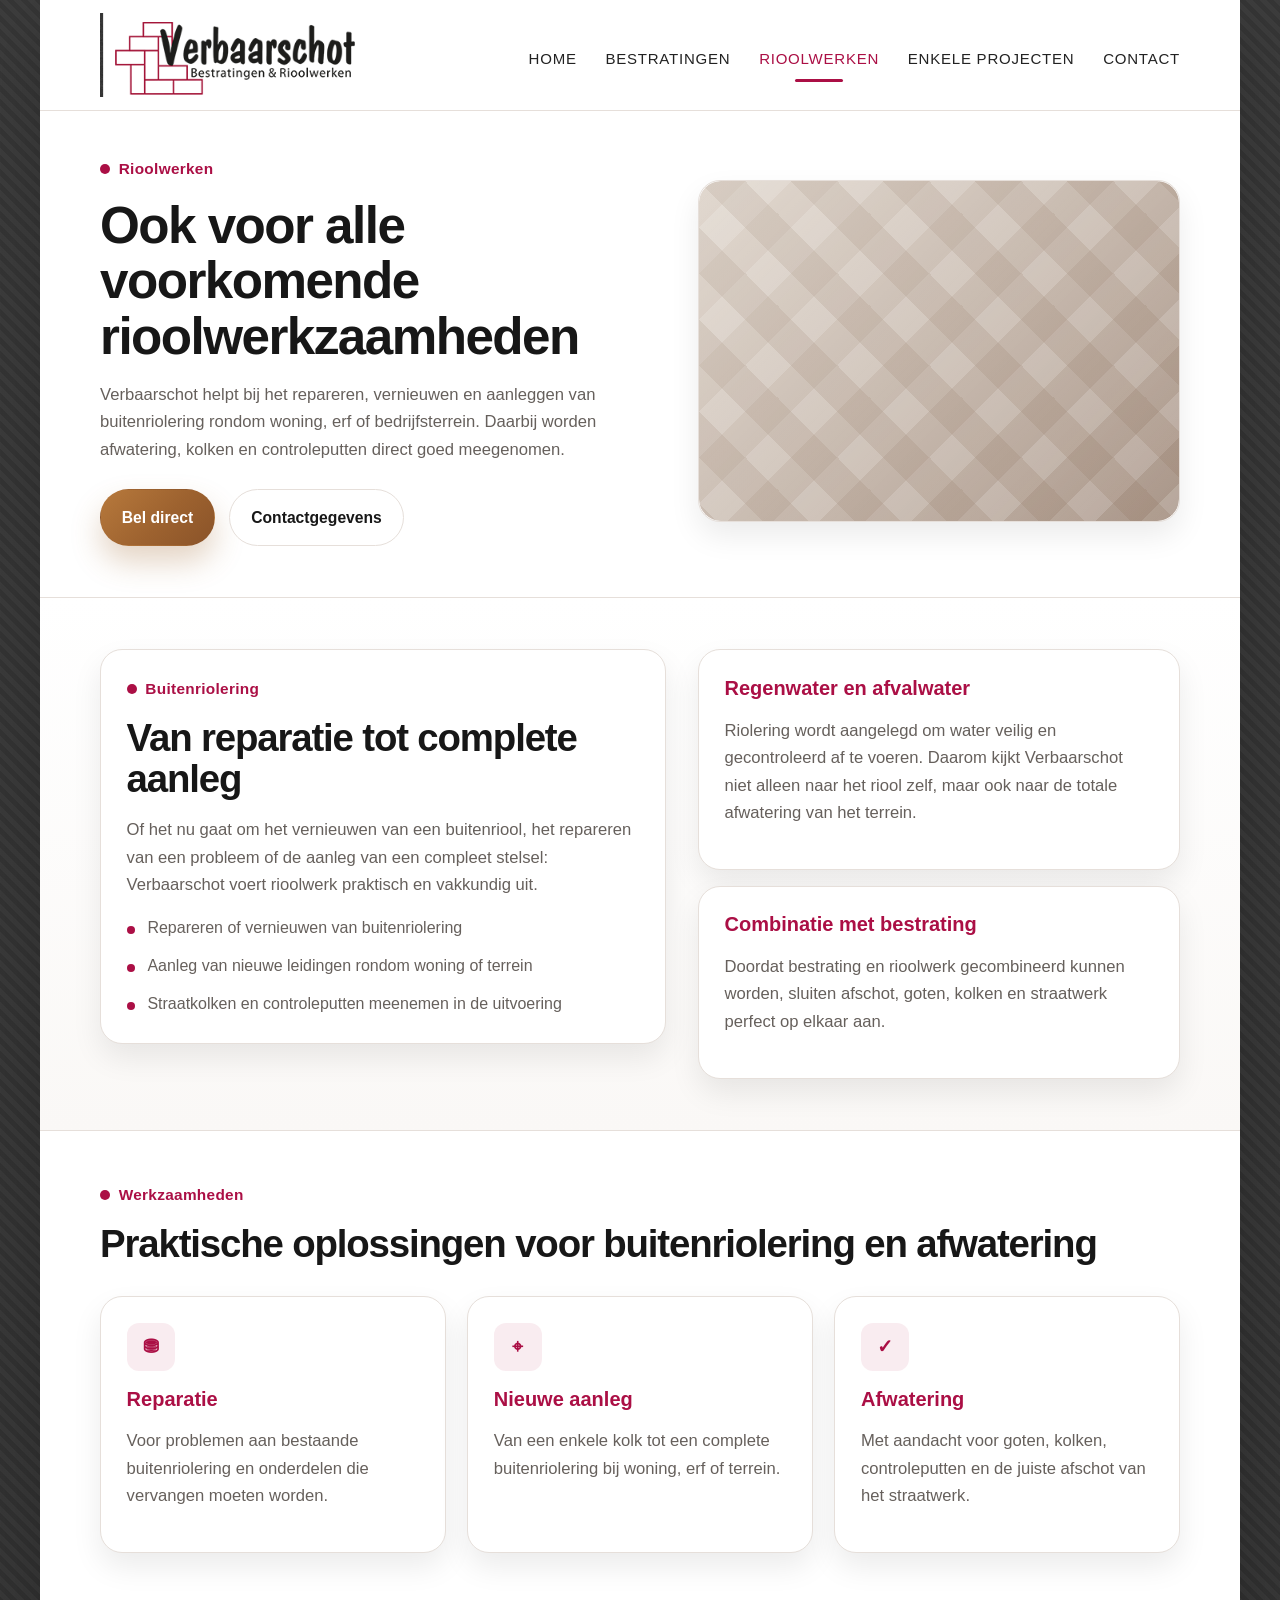
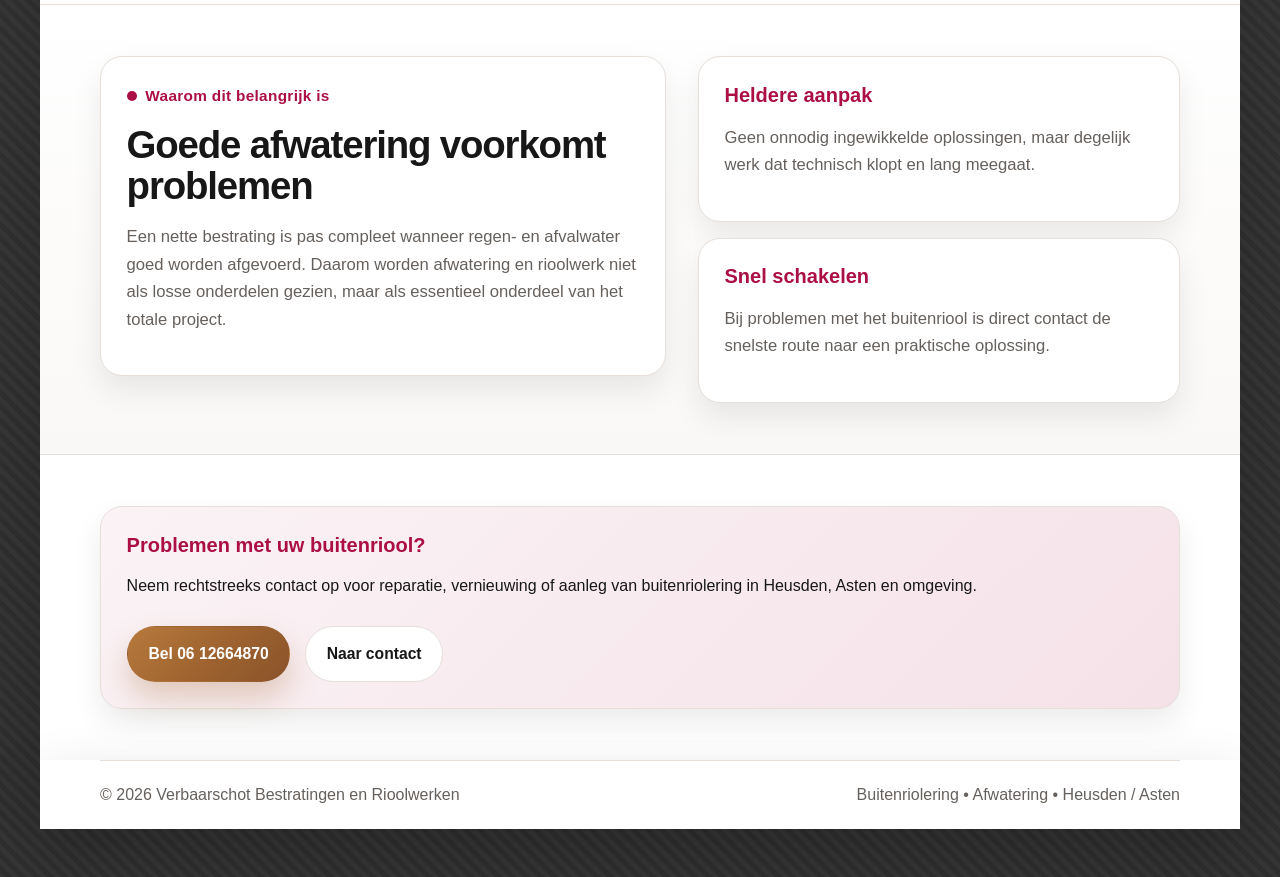
<file: rioolwerken.html>
<!DOCTYPE html>
<html lang="nl">
<head>
  <meta charset="UTF-8" />
  <meta name="viewport" content="width=device-width, initial-scale=1.0" />
  <title>Rioolwerken | Verbaarschot Bestratingen en Rioolwerken</title>
  <meta name="description" content="Buitenriolering aanleggen, repareren en vernieuwen door Verbaarschot in Heusden, Asten en omgeving." />
  <link rel="stylesheet" href="styles.css" />
</head>
<body>
  <div class="page-shell">
    <header class="site-header">
      <div class="header-inner">
        <a class="brand" href="index.html" aria-label="Ga naar home">
          <img class="brand-logo" src="logo-verbaarschot.png" alt="Verbaarschot Bestratingen en Rioolwerken" />
        </a>

        <nav class="nav-links" aria-label="Hoofdnavigatie">
          <a href="index.html">Home</a>
          <a href="bestratingen.html">Bestratingen</a>
          <a class="active" aria-current="page" href="rioolwerken.html">Rioolwerken</a>
          <a href="projecten.html">Enkele projecten</a>
          <a href="contact.html">Contact</a>
        </nav>
      </div>
    </header>

    <main>
      <section class="page-intro">
        <div class="section-inner page-intro-grid">
          <div>
            <span class="kicker">Rioolwerken</span>
            <h1 class="page-title">Ook voor alle voorkomende rioolwerkzaamheden</h1>
            <p class="lead">
              Verbaarschot helpt bij het repareren, vernieuwen en aanleggen van buitenriolering rondom woning,
              erf of bedrijfsterrein. Daarbij worden afwatering, kolken en controleputten direct goed meegenomen.
            </p>
            <div class="actions">
              <a class="btn btn-primary" href="tel:0612664870">Bel direct</a>
              <a class="btn btn-secondary" href="contact.html">Contactgegevens</a>
            </div>
          </div>

          <div class="media-card">
            <div class="pattern-panel"></div>
          </div>
        </div>
      </section>

      <section class="section section-soft">
        <div class="section-inner split-grid">
          <article class="info-card">
            <span class="kicker">Buitenriolering</span>
            <h2 class="section-title">Van reparatie tot complete aanleg</h2>
            <p class="lead">
              Of het nu gaat om het vernieuwen van een buitenriool, het repareren van een probleem of de aanleg van een compleet stelsel:
              Verbaarschot voert rioolwerk praktisch en vakkundig uit.
            </p>
            <ul class="list">
              <li>Repareren of vernieuwen van buitenriolering</li>
              <li>Aanleg van nieuwe leidingen rondom woning of terrein</li>
              <li>Straatkolken en controleputten meenemen in de uitvoering</li>
            </ul>
          </article>

          <div class="panel-stack">
            <article class="side-card">
              <h3>Regenwater en afvalwater</h3>
              <p>
                Riolering wordt aangelegd om water veilig en gecontroleerd af te voeren. Daarom kijkt Verbaarschot niet alleen naar het riool zelf, maar ook naar de totale afwatering van het terrein.
              </p>
            </article>
            <article class="side-card">
              <h3>Combinatie met bestrating</h3>
              <p>
                Doordat bestrating en rioolwerk gecombineerd kunnen worden, sluiten afschot, goten, kolken en straatwerk perfect op elkaar aan.
              </p>
            </article>
          </div>
        </div>
      </section>

      <section class="section">
        <div class="section-inner">
          <span class="kicker">Werkzaamheden</span>
          <h2 class="section-title">Praktische oplossingen voor buitenriolering en afwatering</h2>

          <div class="card-grid">
            <article class="card">
              <div class="icon-badge">⛃</div>
              <h3>Reparatie</h3>
              <p>Voor problemen aan bestaande buitenriolering en onderdelen die vervangen moeten worden.</p>
            </article>
            <article class="card">
              <div class="icon-badge">⌖</div>
              <h3>Nieuwe aanleg</h3>
              <p>Van een enkele kolk tot een complete buitenriolering bij woning, erf of terrein.</p>
            </article>
            <article class="card">
              <div class="icon-badge">✓</div>
              <h3>Afwatering</h3>
              <p>Met aandacht voor goten, kolken, controleputten en de juiste afschot van het straatwerk.</p>
            </article>
          </div>
        </div>
      </section>

      <section class="section section-soft">
        <div class="section-inner split-grid">
          <article class="info-card">
            <span class="kicker">Waarom dit belangrijk is</span>
            <h2 class="section-title">Goede afwatering voorkomt problemen</h2>
            <p class="lead">
              Een nette bestrating is pas compleet wanneer regen- en afvalwater goed worden afgevoerd.
              Daarom worden afwatering en rioolwerk niet als losse onderdelen gezien, maar als essentieel onderdeel van het totale project.
            </p>
          </article>

          <div class="panel-stack">
            <article class="side-card">
              <h3>Heldere aanpak</h3>
              <p>Geen onnodig ingewikkelde oplossingen, maar degelijk werk dat technisch klopt en lang meegaat.</p>
            </article>
            <article class="side-card">
              <h3>Snel schakelen</h3>
              <p>Bij problemen met het buitenriool is direct contact de snelste route naar een praktische oplossing.</p>
            </article>
          </div>
        </div>
      </section>

      <section class="section">
        <div class="section-inner">
          <article class="cta-card">
            <h3>Problemen met uw buitenriool?</h3>
            <p>
              Neem rechtstreeks contact op voor reparatie, vernieuwing of aanleg van buitenriolering in Heusden, Asten en omgeving.
            </p>
            <div class="actions">
              <a class="btn btn-primary" href="tel:0612664870">Bel 06 12664870</a>
              <a class="btn btn-secondary" href="contact.html">Naar contact</a>
            </div>
          </article>
        </div>
      </section>
    </main>
  </div>

  <footer class="site-footer">
    <div class="footer-inner">
      <div>© <span id="year">2026</span> Verbaarschot Bestratingen en Rioolwerken</div>
      <div>Buitenriolering • Afwatering • Heusden / Asten</div>
    </div>
  </footer>

  <script>
    document.getElementById('year').textContent = new Date().getFullYear();
  </script>
</body>
</html>
</file>
<file: styles.css>
:root {
  --bg-dark: #2f2f2f;
  --bg-dark-2: #3a3a3a;
  --surface: #ffffff;
  --surface-soft: #faf8f6;
  --surface-tint: #f4f0eb;
  --text: #171717;
  --muted: #66605c;
  --line: #e6dfda;
  --brand: #ab0f45;
  --brand-dark: #820b34;
  --brand-soft: #d74a77;
  --shadow: 0 24px 60px rgba(0, 0, 0, 0.18);
  --shadow-soft: 0 14px 30px rgba(0, 0, 0, 0.08);
  --radius: 22px;
  --radius-sm: 14px;
  --page: 1200px;
}

* { box-sizing: border-box; }
html { scroll-behavior: smooth; }
body {
  margin: 0;
  font-family: Arial, Helvetica, sans-serif;
  color: var(--text);
  line-height: 1.65;
  background-color: var(--bg-dark);
  background-image:
    linear-gradient(45deg, rgba(255,255,255,.035) 25%, transparent 25%, transparent 50%, rgba(255,255,255,.035) 50%, rgba(255,255,255,.035) 75%, transparent 75%, transparent),
    linear-gradient(180deg, rgba(255,255,255,.03), rgba(0,0,0,.03));
  background-size: 14px 14px, cover;
}

a { color: inherit; text-decoration: none; }
img { display: block; max-width: 100%; }

.page-shell,
.site-footer {
  width: min(calc(100% - 2rem), var(--page));
  margin: 0 auto;
  background: var(--surface);
  box-shadow: var(--shadow);
}

.site-header {
  border-bottom: 1px solid var(--line);
}

.header-inner,
.section-inner {
  width: min(calc(100% - 2.4rem), 1080px);
  margin: 0 auto;
}

.header-inner {
  min-height: 110px;
  display: flex;
  align-items: center;
  justify-content: space-between;
  gap: 2rem;
}

.brand {
  display: inline-flex;
  align-items: center;
  min-width: 0;
}

.brand-logo {
  width: clamp(230px, 24vw, 360px);
  height: auto;
}

.nav-links {
  display: flex;
  align-items: center;
  flex-wrap: wrap;
  gap: 1.8rem;
  justify-content: flex-end;
}

.nav-links a {
  position: relative;
  padding: 2rem 0 1.45rem;
  color: #222;
  font-size: .94rem;
  font-weight: 500;
  text-transform: uppercase;
  letter-spacing: .05em;
  transition: color .2s ease;
}

.nav-links a:hover,
.nav-links a:focus-visible,
.nav-links a.active {
  color: var(--brand);
}

.nav-links a.active::after {
  content: "";
  position: absolute;
  left: 50%;
  bottom: .82rem;
  transform: translateX(-50%);
  width: 48px;
  height: 3px;
  border-radius: 999px;
  background: var(--brand);
}

.hero {
  padding: 0 0 3.2rem;
}

.hero-media {
  width: 100%;
  aspect-ratio: 16 / 5.2;
  overflow: hidden;
  background: var(--surface-tint);
}

.hero-media img {
  width: 100%;
  height: 100%;
  object-fit: cover;
}

.hero-content {
  width: min(calc(100% - 2.4rem), 1080px);
  margin: 0 auto;
  padding-top: 2rem;
  display: grid;
  grid-template-columns: minmax(0, 1.15fr) minmax(300px, .85fr);
  gap: 2rem;
  align-items: start;
}

.section {
  padding: 3.2rem 0;
  border-top: 1px solid var(--line);
}

.section-soft {
  background: linear-gradient(180deg, #ffffff 0%, var(--surface-soft) 100%);
}

.page-intro {
  padding: 2.8rem 0 3.2rem;
}

.page-intro-grid,
.split-grid,
.contact-layout,
.cta-grid,
.hero-content-stack {
  display: grid;
  grid-template-columns: minmax(0, 1.08fr) minmax(300px, .92fr);
  gap: 2rem;
  align-items: start;
}

.page-intro-grid {
  align-items: center;
}

.kicker {
  display: inline-flex;
  align-items: center;
  gap: .55rem;
  color: var(--brand);
  font-weight: 700;
  letter-spacing: .02em;
  font-size: .96rem;
}

.kicker::before {
  content: "";
  width: .62rem;
  height: .62rem;
  border-radius: 50%;
  background: var(--brand);
}

h1,
h2,
h3,
h4 { margin: 0; }

.hero-title,
.page-title,
.section-title {
  line-height: 1.08;
  letter-spacing: -.03em;
}

.hero-title {
  margin-top: 1rem;
  font-size: clamp(2.5rem, 4.7vw, 4.6rem);
}

.page-title {
  margin-top: 1rem;
  font-size: clamp(2.2rem, 4vw, 3.7rem);
}

.section-title {
  margin-top: .9rem;
  font-size: clamp(1.9rem, 3vw, 2.85rem);
}

.brand-line {
  display: block;
  color: var(--brand);
}

.lead,
.section-lead,
.card p,
.metric p,
.info-card p,
.contact-card p,
.project-card p,
.notice-card p,
.side-card p,
.list-text {
  color: var(--muted);
  font-size: 1.04rem;
}

.lead,
.section-lead {
  max-width: 66ch;
}

.actions {
  display: flex;
  flex-wrap: wrap;
  gap: .9rem;
  margin-top: 1.65rem;
}

.btn {
  display: inline-flex;
  align-items: center;
  justify-content: center;
  min-height: 3.2rem;
  padding: .9rem 1.3rem;
  border-radius: 999px;
  border: 1px solid transparent;
  font-size: .98rem;
  font-weight: 700;
  transition: transform .2s ease, background .2s ease, border-color .2s ease, color .2s ease;
}

.btn:hover { transform: translateY(-2px); }

.btn-primary {
  color: #fff;
  background: linear-gradient(135deg, #b7793c 0%, #9d622f 55%, #8a5329 100%);
  box-shadow: 0 16px 30px rgba(159, 102, 42, .28);
}

.btn-primary:hover {
  background: linear-gradient(135deg, #9f6732 0%, #8c592b 100%);
}

.btn-secondary {
  background: #fff;
  border-color: var(--line);
  color: var(--text);
}

.btn-secondary:hover {
  border-color: var(--brand);
  color: var(--brand);
}

.card-grid,
.metrics-grid,
.project-grid,
.contact-cards,
.small-grid {
  display: grid;
  gap: 1.35rem;
  margin-top: 2rem;
}

.card-grid,
.project-grid,
.small-grid {
  grid-template-columns: repeat(3, minmax(0, 1fr));
}

.metrics-grid {
  grid-template-columns: repeat(4, minmax(0, 1fr));
}

.contact-cards {
  grid-template-columns: repeat(2, minmax(0, 1fr));
}

.card,
.metric,
.info-card,
.contact-card,
.project-card,
.notice-card,
.side-card,
.cta-card,
.media-card {
  background: var(--surface);
  border: 1px solid var(--line);
  border-radius: var(--radius);
  box-shadow: var(--shadow-soft);
}

.card,
.metric,
.info-card,
.contact-card,
.notice-card,
.side-card,
.cta-card {
  padding: 1.6rem;
}

.card h3,
.info-card h3,
.contact-card h3,
.project-card h3,
.notice-card h3,
.side-card h3,
.cta-card h3 {
  color: var(--brand);
  font-size: 1.25rem;
  line-height: 1.2;
  margin-bottom: .75rem;
}

.icon-badge {
  width: 3rem;
  height: 3rem;
  display: inline-flex;
  align-items: center;
  justify-content: center;
  border-radius: 12px;
  margin-bottom: 1rem;
  background: rgba(171, 15, 69, .08);
  color: var(--brand);
  font-weight: 800;
  font-size: 1.2rem;
}

.list {
  margin: 1rem 0 0;
  padding: 0;
  list-style: none;
  display: grid;
  gap: .72rem;
}

.list li {
  position: relative;
  padding-left: 1.3rem;
  color: var(--muted);
}

.list li::before {
  content: "";
  position: absolute;
  left: 0;
  top: .67rem;
  width: .5rem;
  height: .5rem;
  border-radius: 50%;
  background: var(--brand);
}

.hero-note {
  display: grid;
  gap: 1rem;
}

.notice-card {
  background: linear-gradient(180deg, #fff 0%, #fcf7f8 100%);
}

.notice-card .brand-logo {
  width: min(290px, 100%);
  margin-bottom: 1rem;
}

.media-card {
  overflow: hidden;
}

.media-card img {
  width: 100%;
  height: 100%;
  object-fit: cover;
}

.pattern-panel {
  min-height: 100%;
  border-radius: var(--radius);
  background:
    linear-gradient(135deg, rgba(255,255,255,.45), rgba(255,255,255,.12)),
    linear-gradient(45deg, rgba(132,101,77,.25) 25%, transparent 25%, transparent 50%, rgba(132,101,77,.25) 50%, rgba(132,101,77,.25) 75%, transparent 75%, transparent),
    linear-gradient(-45deg, rgba(255,255,255,.16) 25%, transparent 25%, transparent 50%, rgba(255,255,255,.16) 50%, rgba(255,255,255,.16) 75%, transparent 75%, transparent),
    linear-gradient(135deg, #c8b8a8, #9d8778);
  background-size: cover, 92px 92px, 92px 92px, cover;
  min-height: 340px;
}

.pattern-panel.hero-pattern {
  min-height: 100%;
}

.panel-stack {
  display: grid;
  gap: 1rem;
  height: 100%;
}

.project-card {
  overflow: hidden;
  padding: 0;
}

.project-image {
  aspect-ratio: 16 / 10;
  overflow: hidden;
  background: var(--surface-tint);
}

.project-image img {
  width: 100%;
  height: 100%;
  object-fit: cover;
}

.project-pattern {
  width: 100%;
  height: 100%;
  background:
    linear-gradient(135deg, rgba(255,255,255,.35), rgba(255,255,255,.08)),
    linear-gradient(90deg, #c3b1a4 0, #d7cbc4 14%, #a88f84 14.5%, #a88f84 29%, #d1c4bd 29.5%, #d1c4bd 43%, #9a8177 43.5%, #9a8177 58%, #d8cdc7 58.5%, #d8cdc7 72%, #af968c 72.5%, #af968c 86%, #988077 86.5%, #988077 100%);
  background-size: cover, 110px 110px;
}

.project-body {
  padding: 1.35rem 1.35rem 1.5rem;
}

.tag {
  display: inline-flex;
  margin-bottom: .8rem;
  padding: .35rem .68rem;
  border-radius: 999px;
  background: rgba(171, 15, 69, .08);
  color: var(--brand);
  font-size: .82rem;
  font-weight: 700;
}

.metric strong {
  display: block;
  color: var(--brand);
  font-size: 1.2rem;
  margin-bottom: .35rem;
}

.contact-layout {
  align-items: start;
}

.contact-list {
  margin: 1.2rem 0 0;
  padding: 0;
  list-style: none;
  display: grid;
  gap: 1rem;
}

.contact-list li {
  padding-bottom: 1rem;
  border-bottom: 1px solid var(--line);
}

.contact-list li:last-child {
  border-bottom: none;
  padding-bottom: 0;
}

.contact-label {
  display: block;
  color: var(--muted);
  font-size: .86rem;
  text-transform: uppercase;
  letter-spacing: .06em;
  font-weight: 700;
  margin-bottom: .14rem;
}

.contact-value {
  font-size: 1.04rem;
  font-weight: 700;
  line-height: 1.4;
}

.route-box {
  min-height: 100%;
  display: grid;
  gap: 1rem;
  align-content: start;
  background: linear-gradient(180deg, #fff 0%, #faf6f7 100%);
}

.route-grid {
  display: grid;
  grid-template-columns: repeat(2, minmax(0, 1fr));
  gap: .9rem;
}

.route-tile {
  padding: 1rem;
  border-radius: var(--radius-sm);
  background: var(--surface-soft);
  border: 1px solid var(--line);
}

.route-tile strong {
  display: block;
  color: var(--brand);
  margin-bottom: .15rem;
}

.cta-card {
  background: linear-gradient(135deg, rgba(171, 15, 69, .05), rgba(171, 15, 69, .12));
}

.site-footer {
  margin-bottom: 3rem;
}

.footer-inner {
  width: min(calc(100% - 2.4rem), 1080px);
  margin: 0 auto;
  padding: 1.3rem 0;
  display: flex;
  flex-wrap: wrap;
  align-items: center;
  justify-content: space-between;
  gap: 1rem;
  color: var(--muted);
  border-top: 1px solid var(--line);
}

@media (max-width: 1100px) {
  .hero-content,
  .page-intro-grid,
  .split-grid,
  .contact-layout,
  .hero-content-stack {
    grid-template-columns: 1fr;
  }

  .metrics-grid { grid-template-columns: repeat(2, minmax(0, 1fr)); }
  .card-grid,
  .project-grid,
  .small-grid,
  .contact-cards { grid-template-columns: repeat(2, minmax(0, 1fr)); }
}

@media (max-width: 860px) {
  .page-shell,
  .site-footer {
    width: min(calc(100% - 1rem), var(--page));
  }

  .header-inner {
    min-height: auto;
    padding: 1rem 0 1.2rem;
    flex-direction: column;
    align-items: flex-start;
  }

  .nav-links {
    gap: 1.1rem 1.45rem;
    justify-content: flex-start;
  }

  .nav-links a {
    padding: .4rem 0 .9rem;
    font-size: .9rem;
  }

  .nav-links a.active::after {
    bottom: 0;
  }

  .hero-media {
    aspect-ratio: 16 / 7;
  }
}

@media (max-width: 720px) {
  .header-inner,
  .section-inner,
  .hero-content,
  .footer-inner {
    width: min(calc(100% - 1.4rem), 1080px);
  }

  .hero,
  .page-intro,
  .section { padding: 2.4rem 0; }
  .hero { padding-top: 0; }

  .hero-title { font-size: 2.2rem; }
  .page-title,
  .section-title { font-size: 1.85rem; }

  .hero-media {
    aspect-ratio: 16 / 9;
  }

  .card-grid,
  .project-grid,
  .small-grid,
  .metrics-grid,
  .contact-cards,
  .route-grid {
    grid-template-columns: 1fr;
  }

  .brand-logo {
    width: min(290px, 100%);
  }
}
</file>
